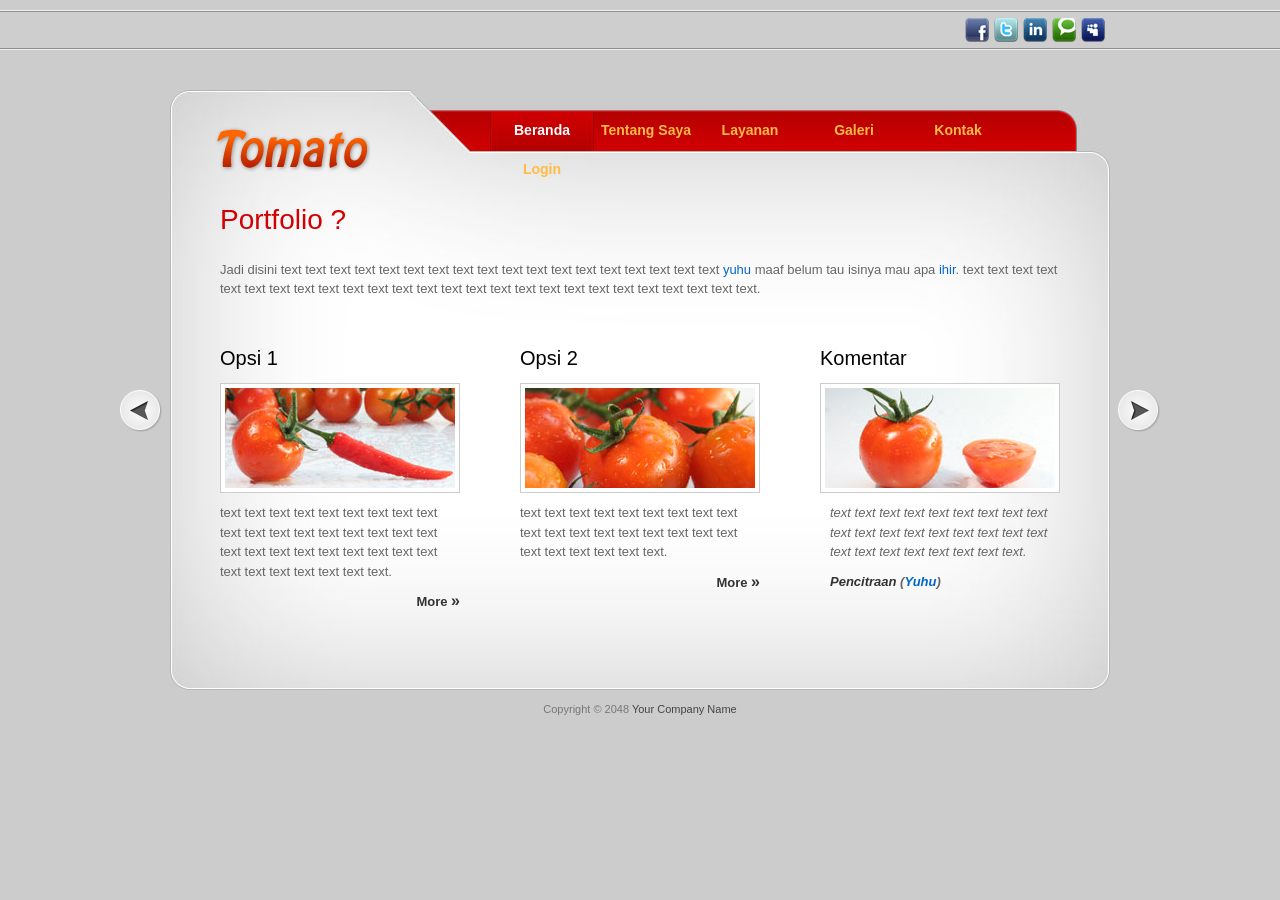
<file: index.html>
<!DOCTYPE html PUBLIC "-//W3C//DTD XHTML 1.0 Transitional//EN" "http://www.w3.org/TR/xhtml1/DTD/xhtml1-transitional.dtd">
<html xmlns="http://www.w3.org/1999/xhtml">
<head>
<meta http-equiv="Content-Type" content="text/html; charset=utf-8" />
<title>Surga Firdaus</title>
<meta name="keywords" content="" />
<meta name="description" content="" />
<link href="templatemo_style.css" rel="stylesheet" type="text/css" />

<link rel="stylesheet" href="css/coda-slider.css" type="text/css" charset="utf-8" />

<script src="js/jquery-1.2.6.js" type="text/javascript"></script>
<script src="js/jquery.scrollTo-1.3.3.js" type="text/javascript"></script>
<script src="js/jquery.localscroll-1.2.5.js" type="text/javascript" charset="utf-8"></script>
<script src="js/jquery.serialScroll-1.2.1.js" type="text/javascript" charset="utf-8"></script>
<script src="js/coda-slider.js" type="text/javascript" charset="utf-8"></script>
<script src="js/jquery.easing.1.3.js" type="text/javascript" charset="utf-8"></script>

<link rel="icon" href="images/ikon_tomat.png" type="image/png">
	
</head>
<body>

<div id="templatemo_wrapper">
	<div id="templatemo_top">
    	<ul id="social_box">
            <li><a href="#"><img src="images/facebook.png" alt="facebook" /></a></li>
            <li><a href="#"><img src="images/twitter.png" alt="twitter" /></a></li>
            <li><a href="#"><img src="images/linkedin.png" alt="linkin" /></a></li>
            <li><a href="#"><img src="images/technorati.png" alt="technorati" /></a></li>
            <li><a href="#"><img src="images/myspace.png" alt="myspace" /></a></li>                
        </ul>
    </div>
    
  <div id="slider"> 
	<div id="header">
            
            	<div id="sitetite">
                	<h1><a href="#"><img src="images/templatemo_logo.png" alt="free css template" /></a></h1>
            	</div> <!-- end of site_title -->
            
                <ul class="navigation">
                    <li><a href="#home">Beranda</a></li>
                    <li><a href="#aboutus">Tentang Saya</a></li>
                    <li><a href="#services">Layanan</a></li>
                    <li><a href="#gallery">Galeri</a></li>
                    <li><a href="#contactus">Kontak</a></li>
					<li><a href="login/index.html">Login</a></li>

                
		  </div>
    <div class="scroll">
      <div class="scrollContainer">
        <div class="panel" id="home">
        
          <h2>Portfolio ?</h2>
          <p>Jadi disini text text text text text text text text text text text text text text text text text text <a href="#">yuhu</a> maaf belum tau isinya mau apa <a href="#">ihir</a>. text text text text text text text text text text text text text text text text text text text text text text text text text text.</p>
          
          <div class="cleaner_h40"></div>
          
          <div class="col_w240">
          	<h3>Opsi 1</h3>
            <div class="image_wrapper"><img src="images/templatemo_image_01.jpg" alt="image 1" /></div>
            <p>text text text text text text text text text text text text text text text text text text text text text text text text text text text text text text text text text text.</p>
            <div class="btn_more"><a href="#aboutus">More <span>&raquo;</span></a></div>
          </div>
          <div class="col_w240">
          	<h3>Opsi 2</h3>
            <div class="image_wrapper"><img src="images/templatemo_image_02.jpg" alt="image 2" /></div>
            <p>text text text text text text text text text text text text text text text text text text text text text text text text. </p>
            <div class="btn_more"><a href="#services">More <span>&raquo;</span></a></div>
          </div>
          <div class="col_w240 last_col">
          	<h3>Komentar</h3>
            <div class="image_wrapper"><img src="images/templatemo_image_03.jpg" alt="image 3" /></div>
            <blockquote>
                <p>text text text text text text text text text text text text text text text text text text text text text text text text text text.</p>
                <cite>Pencitraan <span>(<a href="#">Yuhu</a>)</span></cite>
            </blockquote>
          </div>
        </div>
        
        <div class="panel" id="aboutus">
          	<div class="col_w540">
                <h2>Tentang Saya</h2>
                <div class="image_wrapper image_fl"><img src="images/templatemo_image_01.jpg" alt="image 4" /></div>
                    <p align="justify"><em>text text text text text text text text text text text text text text text text portofolio.</em></p>
                    <p align="justify">text text text text text text text text text text text text text text text text text text text text text text text text text text text text text text text text text text text text text text text text text text text text text text text text text text text text text text text text text text text text text text text text text text text text text text text text text text text text text text text text text text text text text text text text text text text text text text text text text text text text text text text text ini info text text text text text text  ini infonya text text text text text text.</p>
                    <p align="justify">You may want to download <a href="#">Flash Templates</a> for free of charge.  Validate <a href="http://validator.w3.org/check?uri=referer" rel="nofollow">XHTML</a> &amp; <a href="http://jigsaw.w3.org/css-validator/check/referer" rel="nofollow">CSS</a>. Donec interdum, mi ut facilisis posuere, neque sapien lacinia urna, nec hendrerit dolor arcu sed justo. Aenean rhoncus porttitor dolor non posuere. Nulla eu mi id tellus vehicula pellentesque et vitae magna. </p>
            </div>
            <div class="col_w240 last_col">
                <h3>Keren Bgt Loh</h3>
                <div class="image_wrapper"><img src="images/templatemo_image_02.jpg" alt="image 5" /></div>
                <p>intinya kacamata text text text text text text text text text text text text text text text text text text text text. </p>
                <div class="btn_more"><a href="#services">More <span>&raquo;</span></a></div>
              </div>
        </div>
        
        <div class="panel" id="services">
        	<div class="col_w540">
            <h2>Ini Dia</h2>
                <div class="image_wrapper image_fl"><img src="images/templatemo_image_01.jpg" alt="image 6" /></div>
                <p align="justify">text text text text text text text text text text text text text text text text apa ya ini gatau text text text text text text text text. </p>
                <p align="justify">text text text text text text text text text text text text text text text text text text text text text text text text text text text text text text text text text text text text text text text text text text text text yuhu.</p>
                
                <div class="cleaner_h20"></div>
                <h3>Ini Dia Uy</h3>
                <ul class="tmo_list">
                    <li>Headshot: Rp500.000</li>
                    <li>Bust-Up: Rp750.000</li>
                    <li>Half-Body: Rp1.000.000</li>
                    <li>Full Body: Rp1.500.000</li>                        
                </ul>
            </div>
            <div class="col_w240 last_col">
                <h3>Layanan Uhuy</h3>
                <div class="image_wrapper"><img src="images/templatemo_image_03.jpg" alt="image 7" /></div>
                <blockquote>
                    <p>text text text text text text text text text text text text text text text text text text text text text text text text text text tentang uhuy.</p>
                    <cite>priw <span>(<a href="#">klik disini</a>)</span></cite>
                </blockquote>
              </div>
        </div>
        
        <div class="panel" id="gallery">
        	<h2>Our Gallery</h2>
            <div id="gallery_box">
            <ul>
                <li>
                    <a href="#"><img src="images/gallery/image_01.jpg" alt="template" /></a>
                    <p>ilmu padi. <a class="more" href="#">Kunjungi <span>&raquo;</span></a></p>
                    
                </li>
                <li>
                    <a href="#"><img src="images/gallery/image_02.jpg" alt="free website template" /></a>
                    <p>ilmu pandai. <a class="more" href="#">Kunjungi <span>&raquo;</span></a></p>
                    
                </li>
                <li>
                    <a href="#"><img src="images/gallery/image_03.jpg" alt="html css template" /></a>
                    <p>ilmu apa. <a class="more" href="#">Kunjungi <span>&raquo;</span></a></p>
                    
                </li>
                 <li>
                    <a href="#"><img src="images/gallery/image_04.jpg" alt="photo 4" /></a>
                    <p>ilmu-wan. <a class="more" href="#">Kunjungi <span>&raquo;</span></a></p>
                    
                </li>
                <li>
                    <a href="#"><img src="images/gallery/image_05.jpg" alt="photo 5" /></a>
                    <p>ilmu keren. <a class="more" href="#">Kunjungi <span>&raquo;</span></a></p>
                    
                </li>
                <li>
                    <a href="#"><img src="images/gallery/image_06.jpg" alt="photo 6" /></a>
                    <p>aduh alay.  <a class="more" href="#">Kunjungi <span>&raquo;</span></a></p>
                    
                </li>
            </ul>
            
            <div class="cleaner"></div>
            
            </div>
        </div>
        
        <div class="panel" id="contactus">
            <div class="col_w540">
                <div id="contact_form">
                <h4>HUBUNGI CPT!!!!</h4>
                
                <form method="post" name="contact" action="#">

                    <label for="author">Nama:</label> <input type="text" id="author" name="author" class="required input_field" />
                    <div class="cleaner_h10"></div>
                    <label for="email">Email:</label> <input type="text" id="email" name="email" class="validate-email required input_field" />
                    <div class="cleaner_h10"></div>
                    
                    <label for="url">Nomor Telepon:</label> <input type="text" name="url" id="url" class="input_field" />
                    <div class="cleaner_h10"></div>
                
                    <label for="text">Pesan:</label> <textarea id="text" name="text" rows="0" cols="0" class="required"></textarea>
                    <div class="cleaner_h10"></div>
                    
                    <input type="submit" class="submit_button float_l" name="submit" id="submit" value="Send" />
                    <input type="reset" class="submit_button float_r" name="reset" id="reset" value="Reset" />
                </form>
                
                </div>
            </div>
        
            <div class="col_w240 last_col">
            	
                <h4>Aku di mana?</h4>
                
                <div class="cleaner_h20"></div>
                
                <h6>Hubungi aja</h6>
                360-480 Quisque odio quam, <br />
                Pulvinar sit amet convallis eget, 10360<br />
                Venenatis ut turpis<br />
                Tel: 010-020-0340
                
                <div class="cleaner_h20"></div>
                
                <h6>AHubungi aja 2</h6>
                120-240 Duis lacinia dictum, <br />
                Vestibulum auctor, 10410<br />
                Nam rhoncus, diam a mollis tempor<br />
                Tel: 040-060-0870
            </div>
        </div>
        
      </div>
    </div>
  </div>

    <div id="templatemo_footer">
    	Copyright © 2048 <a href="#">Your Company Name</a> <!-- Credit: www.templatemo.com -->
    </div>
    
</div>
<!-- templatemo 283 tomato -->
<!-- 
Tomato Template 
http://www.templatemo.com/preview/templatemo_283_tomato 
-->
</body>
</html>
</file>
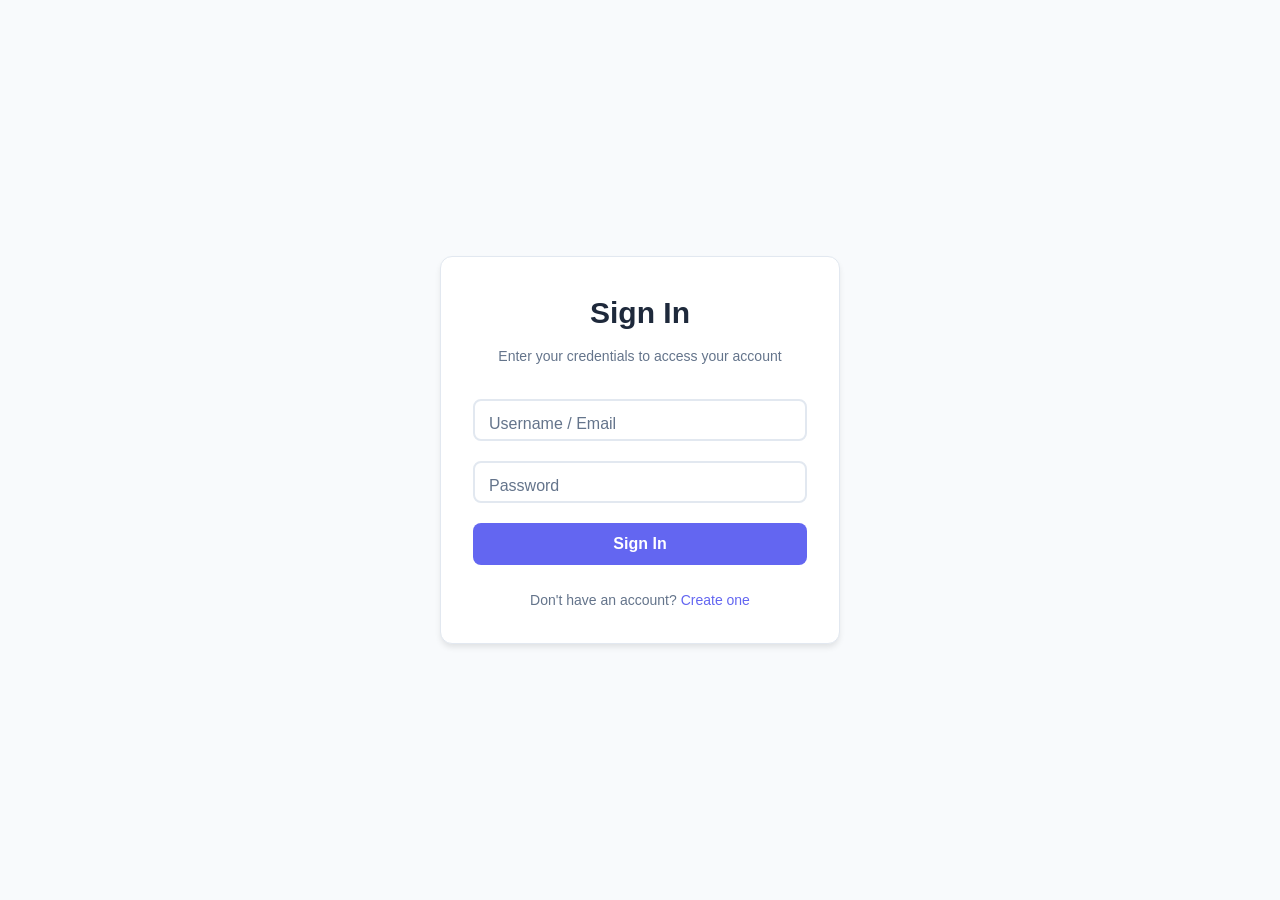
<file: login/index.html>
<!DOCTYPE html>
<html lang="en">
<head>
    <meta charset="UTF-8">
    <meta name="viewport" content="width=device-width, initial-scale=1.0">
    <title>Login - Surga Firdaus</title>
    <link rel="stylesheet" href="style.css">
</head>
<body>
    <div class="login-container">
        <div class="login-card">
            <div class="login-header">
                <h2>Sign In</h2>
                <p>Enter your credentials to access your account</p>
            </div>
            
           
            <div id="alertBox" style="display:none; color: white; background: #ff4e4e; padding: 10px; margin-bottom: 15px; border-radius: 8px; text-align: center;"></div>

            <form class="login-form" id="loginForm" novalidate>
                <div class="form-group">
                    <div class="input-wrapper">
                       
                        <input type="text" id="username" name="username" required>
                        <label for="username">Username / Email</label>
                    </div>
                </div>

                <div class="form-group">
                    <div class="input-wrapper password-wrapper">
                        <input type="password" id="password" name="password" required autocomplete="current-password">
                        <label for="password">Password</label>
                    </div>
                </div>

                <button type="submit" class="login-btn">
                    <span class="btn-text">Sign In</span>
                </button>
            </form>

            <div class="signup-link">
                
                <p>Don't have an account? <a href="register.html">Create one</a></p>
            </div>
        </div>
    </div>

    
    <script src="js/login.js" defer></script>
    <p id="message"></p>
</body>
</html>
</file>
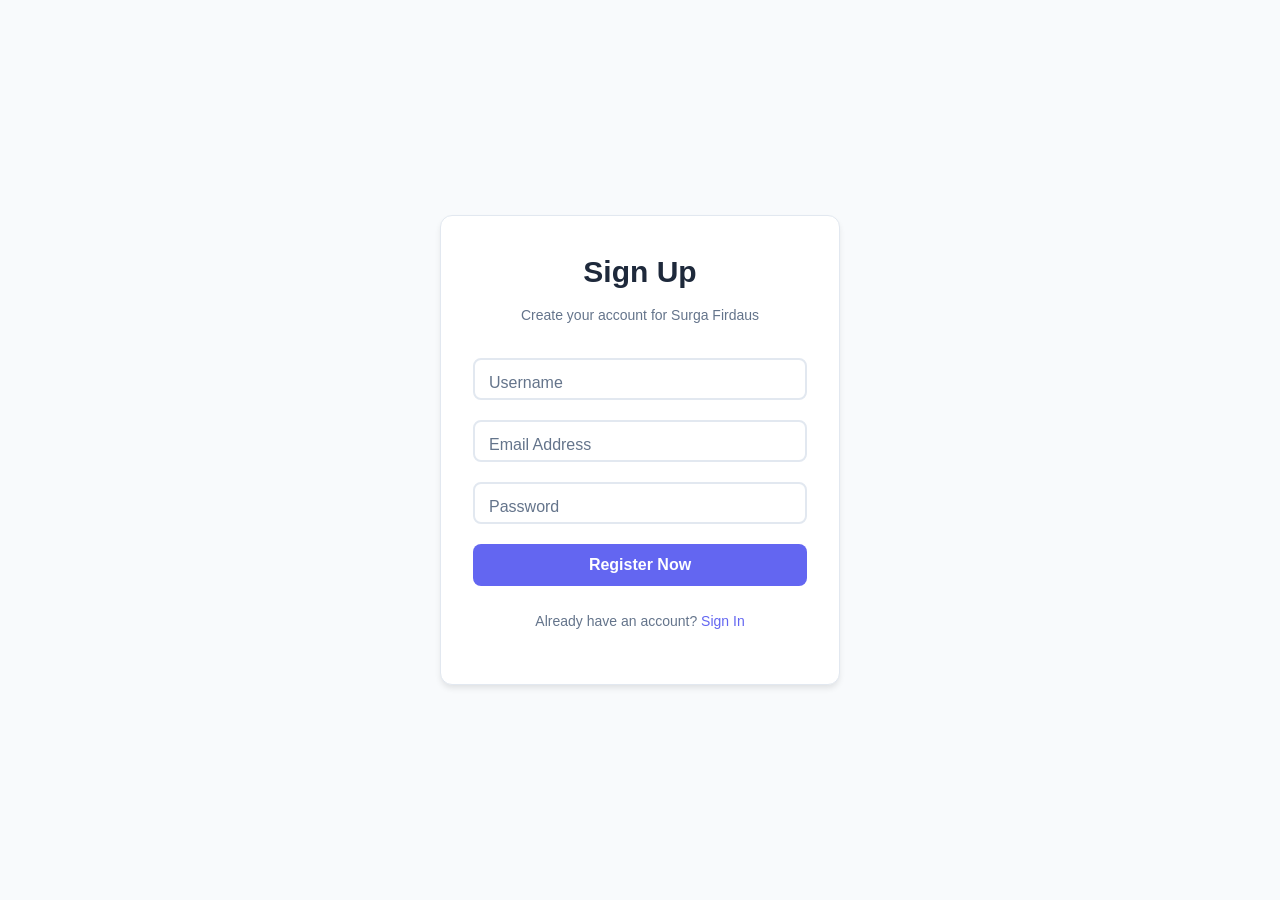
<file: login/register.html>
<!DOCTYPE html>
<html lang="en">
<head>
    <meta charset="UTF-8">
    <meta name="viewport" content="width=device-width, initial-scale=1.0">
    <title>Register - Surga Firdaus</title>
    <link rel="stylesheet" href="style.css">
</head>
<body>
    <div class="login-container">
        <div class="login-card">
            <div class="login-header">
                <h2>Sign Up</h2>
                <p>Create your account for Surga Firdaus</p>
            </div>
            
            <form class="login-form" id="registerForm" novalidate>
                <div class="form-group">
                    <div class="input-wrapper">
                        <input type="text" id="username" name="username" required>
                        <label for="username">Username</label>
                    </div>
                </div>

                <div class="form-group">
                    <div class="input-wrapper">
                        <input type="email" id="email" name="email" required>
                        <label for="email">Email Address</label>
                    </div>
                </div>

                <div class="form-group">
                    <div class="input-wrapper password-wrapper">
                        <input type="password" id="password" name="password" required autocomplete="new-password">
                        <label for="password">Password</label>
                    </div>
                </div>

                <button type="submit" class="login-btn">
                    <span class="btn-text">Register Now</span>
                </button>
            </form>

            <div class="signup-link">
                <p>Already have an account? <a href="index.html">Sign In</a></p>
            </div>

            <p id="message"></p>
        </div>
    </div>

    <script src="js/register.js" defer></script>
</body>
</html>
</file>
<file: templatemo_style.css>
/*
Credit: http://www.templatemo.com
*/

/* 
Tomato Template 
http://www.templatemo.com/preview/templatemo_283_tomato 
*/
body {
	margin: 0px;
	padding: 0px;
	color: #666;
	font-family: Tahoma, Geneva, sans-serif;
	font-size: 13px;
	line-height: 1.5em; 
	background-color: #cccccc;
	background-image: url(images/templatemo_body.jpg);
	background-repeat: repeat-x;
	background-position: top;
}

a, a:link, a:visited { color: #06C; text-decoration: none; }
a:hover { color: #C00; text-decoration: underline; }

p { margin: 0 0 10px 0; padding: 0; }
img { border: none; }

h1, h2, h3, h4, h5, h6 { color: #000; }
h1 { font-size: 40px; font-weight: normal; margin: 0 0 30px 0; padding: 5px 0; }
h2 { font-size: 28px; font-weight: normal; margin: 0 0 30px 0; color: #d20000; font-weight: normal; }
h3 { font-size: 20px; margin: 0 0 15px 0; padding: 0; padding: 0; font-weight: normal;  }
h4 { font-size: 18px; margin: 0 0 15px 0; padding: 0; }
h5 { font-size: 16px; margin: 0 0 10px 0; padding: 0; }
h6 { font-size: 14px; margin: 0 0 5px 0; padding: 0; }

.cleaner { clear: both; width: 100%; height: 0px; font-size: 0px;  }
.cleaner_h10 { clear: both; width:100%; height: 10px; }
.cleaner_h20 { clear: both; width:100%; height: 20px; }
.cleaner_h30 { clear: both; width:100%; height: 30px; }
.cleaner_h40 { clear: both; width:100%; height: 40px; }
.cleaner_h50 { clear: both; width:100%; height: 50px; }
.cleaner_h60 { clear: both; width:100%; height: 60px; }


.float_l { float: left; }
.float_r { float: right; }

.image_wrapper { display: inline-block; border: 1px solid #ccc; background: #fff; padding: 4px; margin-bottom: 10px; }
.image_fl { float: left; margin: 3px 15px 0 0; }
.image_fr { float: right; margin: 3px 0 0 15px; }

blockquote { font-style: italic; margin: 0 0 0 10px;}
cite { font-weight: bold; color:#333; }
cite span { color: #666; }
em { color: #000; }

.tmo_list { margin: 20px 0 20px 20px; padding: 0; list-style: none; }
.tmo_list li { background: transparent url(images/templatemo_list.png) no-repeat; margin:0 0 20px; padding: 0 0 0 20px; 	line-height: 1em; }
.tmo_list li a { color: #fff; }
.tmo_list li a:hover { color: #ff4301; }

.btn_more a {
	float: right;
	display: block;
	font-weight: bold;
	color: #333;
	text-align: center;
}

.btn_more a span {
	font-size: 16px;
}

.btn_more a:hover {
	color: #cc0000;
	text-decoration: none;
}

.hr_divider {
	clear: both;
	padding-bottom: 40px;
	margin-bottom: 40px;
	background: url(css/images/templatemo_hr_divider.png) bottom repeat-x;	
}

#templatemo_wrapper {
	width: 940px;
	padding: 10px;
	margin: 0 auto;
}

#templatemo_top {
	width: 100%;
	height: 40px;
	margin-bottom: 40px;
}

#social_box { float: right; display: inline-block; margin: 8px 0 0; padding: 0; list-style: none; }
#social_box li { display: block; float: left; padding: 0; margin: 0; }
#social_box li a { width: 24px; height: 24px; margin-right: 5px; }

#contact_form {  padding: 0; }
#contact_form form { margin: 0px; padding: 0px; }
#contact_form form .input_field { width: 380px; padding: 5px 0; background: #fff; border: 1px solid #dfdfdf; }
#contact_form form label { display: block; width: 100px; margin-right: 10px; font-size: 14px; }
#contact_form form textarea { width: 540px;  height: 160px;	background: #fff; 	border: 1px solid #dfdfdf; }

#contact_form form .submit_button { 
	color: #666;
	background: #FFF;
	border: 1px solid #CCC;
	padding: 8px 18px;
	font-weight: bold;
}

/* gallery */
#gallery_box {
		clear: both;
		margin-top: 30px;
	}
	#gallery_box ul { list-style: none; margin: 0; padding: 0; }
	#gallery_box ul li {
		float: left;
		display: block; 
		padding: 0;
		margin: 0;
		width: 240px;
		margin: 0 40px 25px 0;
	}
 
	#gallery_box ul img {
		width: 230px;
		height: 100px;
		padding: 4px;
		background: #fff;
		border: 1px solid #ccc;
		margin-bottom: 10px;
	}
	
	#gallery_box ul .more {
		color: #d20000;
		text-decoration: none;
	}
	
	#gallery_box ul .more span {
		font-size: 16px;
	}
	
/* end of gallery */

.col_w240 {
	float: left;
	width: 240px;
	margin-right: 60px;
}

.col_w540 {
	float: left;
	width: 540px;
	margin-right: 60px;
}

.last_col {
	margin-right: 0;
}

/* footer */
#templatemo_footer {
	width: 940px;
	font-size: 11px;
	text-align: center;
	color: #777;
	background: url(images/templatemo_footer.jpg) top no-repeat;
	padding: 30px 0 10px 0;
}

#templatemo_footer a { color: #444; }
/* end of footer */
</file>
<file: css/coda-slider.css>
#slider {
    width: 940px;
    margin: 0 auto;
    position: relative;
}

#header {
	width: 960px;
	height: 100px;
	background: url(../images/templatemo_header.jpg) no-repeat;	
}

#header #sitetite {
	float: left;
	width: 240px;
	height: 65px;
	padding-top: 35px;
	margin-right: 80px;
	text-align: center;
}

#header #sitetite h1 {
	margin: 0;
	padding: 0;
}

#header #sitetite a {
	margin: 0px;
	padding: 0px;
	font-size: 30px;
	color: #edecec;
	font-weight: normal;
	text-decoration: none;
}

#header #sitetite a span {
	display: block;
	font-size: 12px;
	color: #edecec;
	font-weight: normal;
	margin-top: 5px;
	margin-left: 5px;
}


.scroll {
    height: 480px;
    width: 940px;
    overflow: auto;
   /* overflow-x: hidden; */
    position: relative;
    clear: left;
    background: url(../images/templatemo_content.jpg) repeat-y;
}

.scrollContainer div.panel {
    padding: 20px 50px;
    height: 440px;
    width: 840px;
}

ul.navigation {
	float: left;
	width: 560px;
	height: 40px;
    list-style: none;
    margin: 22px 0 0 0;
    padding: 0;
}

ul.navigation li {
    display: inline;
    margin-right: 10px;
}

ul.navigation a {
	float: left;
	display: block;
	width: 104px;
	height: 30px;
	padding-top: 9px;
	color: #FB4;
	font-size: 14px;
	font-weight: bold;
	text-align: center;
    text-decoration: none;
}

ul.navigation a:hover, ul.navigation a.selected {
	color: #fff;
	background: url(../images/templatemo_menu_hover.jpg) no-repeat;
}

ul.navigation a:focus {
    outline: none;
}

.scrollButtons {
    position: absolute;
    top: 300px;
    cursor: pointer;
}

.scrollButtons.left {
    left: -50px;
}

.scrollButtons.right {
    right: -50px;
}

.hide {
    display: none;
}
</file>
<file: login/style.css>
/* Basic Login Form - Clean & Simple */

* {
    margin: 0;
    padding: 0;
    box-sizing: border-box;
}

body {
    font-family: -apple-system, BlinkMacSystemFont, 'Segoe UI', Roboto, 'Helvetica Neue', Arial, sans-serif;
    background: #f8fafc;
    min-height: 100vh;
    display: flex;
    align-items: center;
    justify-content: center;
    padding: 20px;
    line-height: 1.6;
    color: #334155;
}

.login-container {
    width: 100%;
    max-width: 400px;
}

.login-card {
    background: white;
    border-radius: 12px;
    padding: 32px;
    border: 1px solid #e2e8f0;
    box-shadow: 0 4px 6px -1px rgba(0, 0, 0, 0.1);
}

.login-header {
    text-align: center;
    margin-bottom: 32px;
}

.login-header h2 {
    font-size: 1.875rem;
    font-weight: 700;
    color: #1e293b;
    margin-bottom: 8px;
}

.login-header p {
    color: #64748b;
    font-size: 0.875rem;
}

/* Form Styles */
.form-group {
    margin-bottom: 20px;
}

.input-wrapper {
    position: relative;
    display: flex;
    flex-direction: column;
}

.input-wrapper input {
    background: white;
    border: 2px solid #e2e8f0;
    border-radius: 8px;
    padding: 12px 16px 8px 16px;
    color: #1e293b;
    font-size: 16px;
    transition: all 0.2s ease;
    width: 100%;
    outline: none;
}

.input-wrapper input::placeholder {
    color: transparent;
}

.input-wrapper label {
    position: absolute;
    left: 16px;
    top: 12px;
    color: #64748b;
    font-size: 16px;
    transition: all 0.2s ease;
    pointer-events: none;
    transform-origin: left top;
}

.input-wrapper input:focus,
.input-wrapper input:valid,
.input-wrapper input.has-value {
    border-color: #6366f1;
}

.input-wrapper input:focus + label,
.input-wrapper input:valid + label,
.input-wrapper input.has-value + label {
    transform: translateY(-8px) scale(0.875);
    color: #6366f1;
    font-weight: 500;
}

/* Password Toggle */
.password-wrapper {
    position: relative;
}

.password-wrapper input {
    padding-right: 48px;
}

.password-toggle {
    position: absolute;
    right: 12px;
    top: 50%;
    transform: translateY(-50%);
    background: none;
    border: none;
    cursor: pointer;
    padding: 8px;
    color: #64748b;
    transition: color 0.2s ease;
}

.password-toggle:hover {
    color: #1e293b;
}

.eye-icon {
    display: block;
    width: 20px;
    height: 20px;
    background-image: url("data:image/svg+xml,%3csvg xmlns='http://www.w3.org/2000/svg' fill='none' viewBox='0 0 24 24' stroke='%2364748b' stroke-width='1.5'%3e%3cpath stroke-linecap='round' stroke-linejoin='round' d='M15 12a3 3 0 11-6 0 3 3 0 016 0z'/%3e%3cpath stroke-linecap='round' stroke-linejoin='round' d='M2.458 12C3.732 7.943 7.523 5 12 5c4.478 0 8.268 2.943 9.542 7-1.274 4.057-5.064 7-9.542 7-4.477 0-8.268-2.943-9.542-7z'/%3e%3c/svg%3e");
    background-size: contain;
    background-repeat: no-repeat;
    background-position: center;
    transition: background-image 0.2s ease;
}

.eye-icon.show-password {
    background-image: url("data:image/svg+xml,%3csvg xmlns='http://www.w3.org/2000/svg' fill='none' viewBox='0 0 24 24' stroke='%2364748b' stroke-width='1.5'%3e%3cpath stroke-linecap='round' stroke-linejoin='round' d='M3.98 8.223A10.477 10.477 0 001.934 12C3.226 16.338 7.244 19.5 12 19.5c.993 0 1.953-.138 2.863-.395M6.228 6.228A10.45 10.45 0 0112 4.5c4.756 0 8.773 3.162 10.065 7.498a10.523 10.523 0 01-4.293 5.774M6.228 6.228L3 3m3.228 3.228l3.65 3.65m7.894 7.894L21 21m-3.228-3.228l-3.65-3.65m0 0a3 3 0 11-4.243-4.243m4.242 4.242L9.88 9.88'/%3e%3c/svg%3e");
}

/* Error Messages */
.error-message {
    display: block;
    color: #ef4444;
    font-size: 0.75rem;
    font-weight: 500;
    margin-top: 4px;
    margin-left: 4px;
    opacity: 0;
    transform: translateY(-4px);
    transition: all 0.2s ease;
}

.error-message.show {
    opacity: 1;
    transform: translateY(0);
}

.form-group.error .input-wrapper input {
    border-color: #ef4444;
}

/* Form Options */
.form-options {
    display: flex;
    justify-content: space-between;
    align-items: center;
    margin-bottom: 24px;
    flex-wrap: wrap;
    gap: 12px;
}

.remember-wrapper {
    display: flex;
    align-items: center;
    gap: 8px;
    cursor: pointer;
}

.remember-wrapper input[type="checkbox"] {
    display: none;
}

.checkbox-label {
    color: #64748b;
    font-size: 0.875rem;
    cursor: pointer;
    user-select: none;
    display: flex;
    align-items: center;
    gap: 8px;
}

.checkmark {
    width: 16px;
    height: 16px;
    border: 2px solid #d1d5db;
    border-radius: 4px;
    display: flex;
    align-items: center;
    justify-content: center;
    transition: all 0.2s ease;
    flex-shrink: 0;
    background: white;
}

.remember-wrapper input[type="checkbox"]:checked ~ .checkbox-label .checkmark {
    background: #6366f1;
    border-color: #6366f1;
}

.remember-wrapper input[type="checkbox"]:checked ~ .checkbox-label .checkmark::after {
    content: '✓';
    color: white;
    font-size: 10px;
    font-weight: bold;
}

.forgot-password {
    color: #6366f1;
    text-decoration: none;
    font-size: 0.875rem;
    font-weight: 500;
    transition: color 0.2s ease;
}

.forgot-password:hover {
    color: #4f46e5;
}

/* Button */
.login-btn {
    width: 100%;
    background: #6366f1;
    border: none;
    border-radius: 8px;
    padding: 12px 24px;
    color: white;
    font-size: 16px;
    font-weight: 600;
    cursor: pointer;
    transition: all 0.2s ease;
    position: relative;
    margin-bottom: 24px;
}

.login-btn:hover {
    background: #4f46e5;
}

.login-btn:active {
    transform: translateY(1px);
}

/* Loading State */
.login-btn.loading {
    pointer-events: none;
    background: #a5a6f6;
}

.btn-text {
    transition: opacity 0.2s ease;
}

.btn-loader {
    position: absolute;
    top: 50%;
    left: 50%;
    transform: translate(-50%, -50%);
    width: 16px;
    height: 16px;
    border: 2px solid transparent;
    border-top: 2px solid white;
    border-radius: 50%;
    opacity: 0;
    animation: spin 1s linear infinite;
    transition: opacity 0.2s ease;
}

.login-btn.loading .btn-text {
    opacity: 0;
}

.login-btn.loading .btn-loader {
    opacity: 1;
}

/* Signup Link */
.signup-link {
    text-align: center;
}

.signup-link p {
    color: #64748b;
    font-size: 0.875rem;
}

.signup-link a {
    color: #6366f1;
    text-decoration: none;
    font-weight: 500;
    transition: color 0.2s ease;
}

.signup-link a:hover {
    color: #4f46e5;
}

/* Success Message */
.success-message {
    display: none;
    text-align: center;
    padding: 32px 20px;
    opacity: 0;
    transform: translateY(20px);
    transition: all 0.3s ease;
}

.success-message.show {
    display: block;
    opacity: 1;
    transform: translateY(0);
}

.success-icon {
    width: 48px;
    height: 48px;
    background: #22c55e;
    border-radius: 50%;
    display: flex;
    align-items: center;
    justify-content: center;
    font-size: 20px;
    color: white;
    margin: 0 auto 16px;
    animation: successPulse 0.5s ease;
}

.success-message h3 {
    color: #1e293b;
    font-size: 1.25rem;
    margin-bottom: 8px;
}

.success-message p {
    color: #64748b;
    font-size: 0.875rem;
}

/* Animations */
@keyframes spin {
    0% { transform: translate(-50%, -50%) rotate(0deg); }
    100% { transform: translate(-50%, -50%) rotate(360deg); }
}

@keyframes successPulse {
    0% { transform: scale(0); }
    50% { transform: scale(1.1); }
    100% { transform: scale(1); }
}

/* Mobile Responsive */
@media (max-width: 480px) {
    .login-card {
        padding: 24px;
        margin: 10px;
    }
    
    .login-header h2 {
        font-size: 1.5rem;
    }
    
    .form-options {
        flex-direction: column;
        align-items: flex-start;
        gap: 16px;
    }
}

#message {
    background: #ff4e4e;
    color: white;
    text-align: center;
    margin-top: 20px;
}

#alertBox {
    position: fixed;
    top: 20px;
    left: 50%;
    transform: translateX(-50%);
    z-index: 999;
}
</file>
